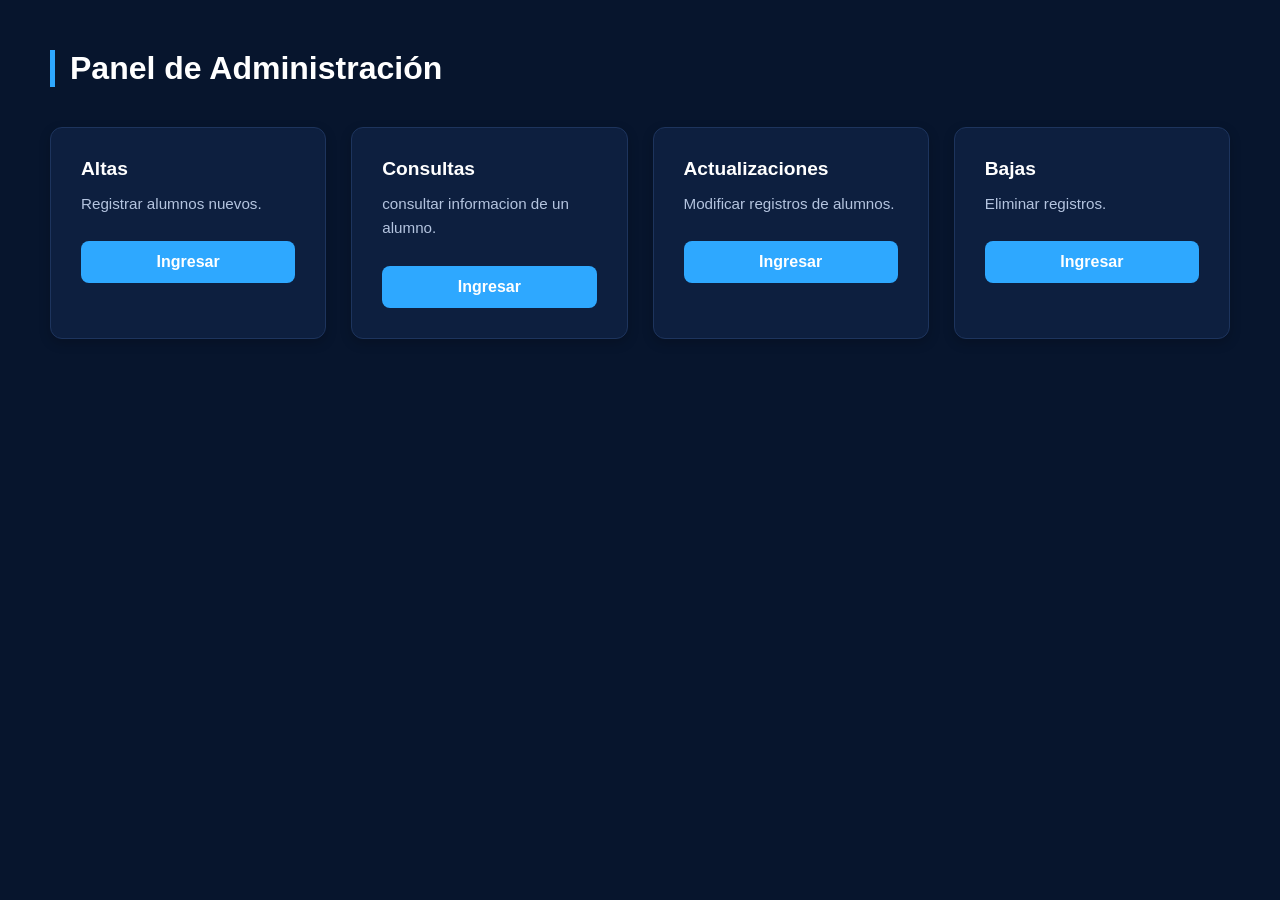
<file: proyectoPagina/administrador/index.html>
<html lang="es">
<head>
    <meta charset="UTF-8">
    <meta name="viewport" content="width=device-width, initial-scale=1.0">
    <title>Panel de Administración</title>
    <link rel="icon" href="../imagenes/pavicon.png" type="image/png">
    <link rel="stylesheet" href="../administrador/CSS/panel.css">
</head>
<body>

    <div class="contenedor">

        <h1 class="titulo">Panel de Administración</h1>

        <div class="menu">

            <div class="card">
                <h2>Altas</h2>
                <p>Registrar alumnos nuevos.</p>
                <a href="../administrador/HTML/altas.html" class="btn">Ingresar</a>
            </div>

            <div class="card">
                <h2>Consultas</h2>
                <p>consultar informacion de un alumno.</p>
                <a href="../administrador/HTML/consultas.html" class="btn">Ingresar</a>
            </div>

            <div class="card">
                <h2>Actualizaciones</h2>
                <p>Modificar registros de alumnos.</p>
                <a href="../administrador/HTML/actualizaciones.html" class="btn">Ingresar</a>
            </div>

            <div class="card">
                <h2>Bajas</h2>
                <p>Eliminar registros.</p>
                <a href="../administrador/HTML/bajas.html" class="btn">Ingresar</a>
            </div>

        </div>

    </div>

</body>
</html>
</body>
</html>
</file>
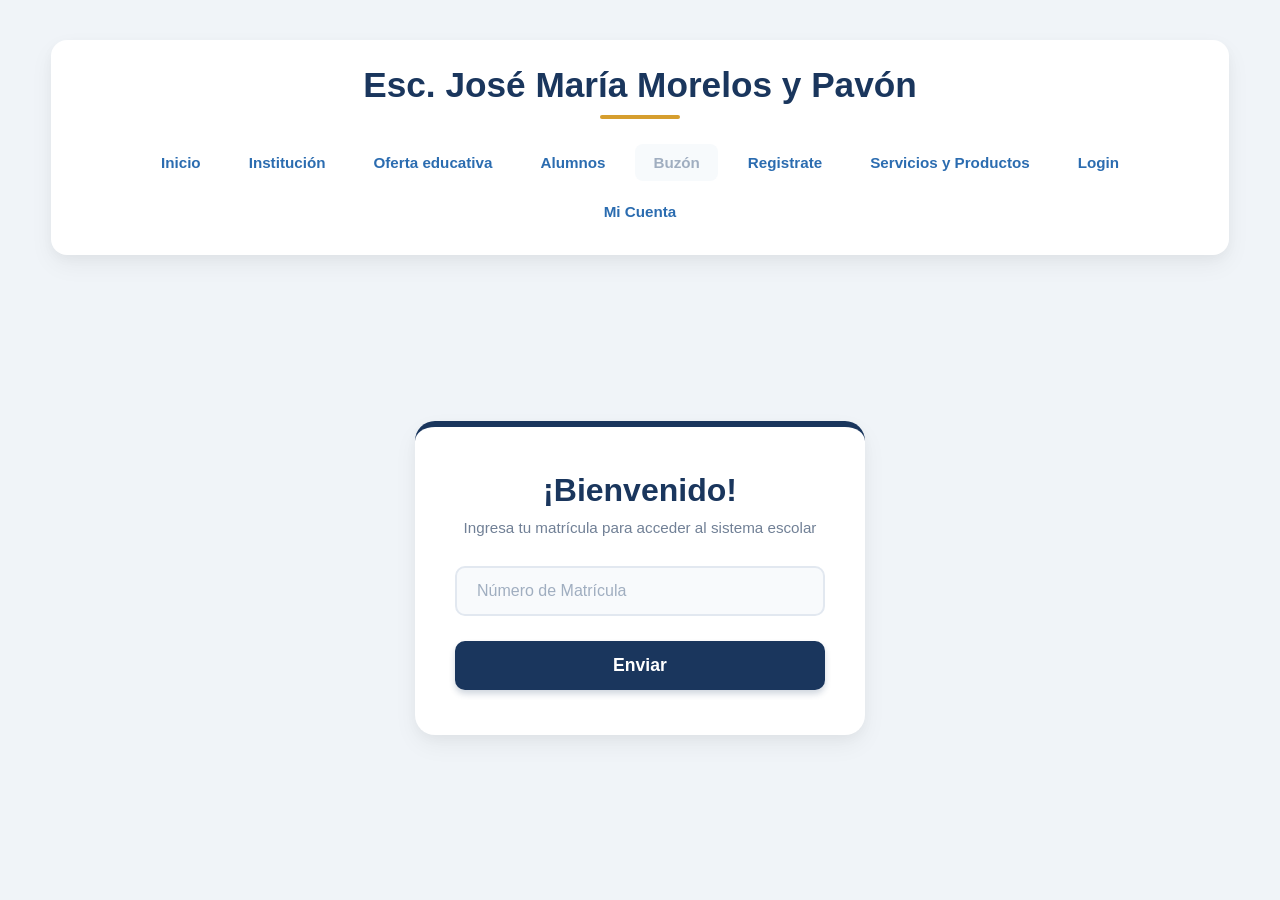
<file: proyectoPagina/HTML/Alumnos.html>
<!DOCTYPE html>
<html lang="es">
<head>
    <meta charset="UTF-8">
    <meta name="viewport" content="width=device-width, initial-scale=1.0">
    <link rel="stylesheet" type="text/css" href="../CSS/Alumnos.css">
    <link rel="icon" href="../Imagenes/pavicon.png" type="image/png">
    <title>Alumnos</title>
</head>
<body>
    <header>
        <h1 id="tituloP">Esc. José María Morelos y Pavón</h1>
        <nav>
            <ul id="indiceP">
                <li><a href="../index.html">Inicio</a></li>
                <li><a href="../HTML/intermedioproyecto.html">Institución</a></li>
                <li><a href="../HTML/OfertaEducativa.html">Oferta educativa</a></li>
                <li><a href="../HTML/Alumnos.html">Alumnos</a></li>
                <li><a>Buzón</a></li>
                <li><a href="../HTML/formulario.php">Registrate</a></li>
                <li><a href="../HTML/serviciosProductos.php">Servicios y Productos</a></li>
                <li><a href="../HTML/login.php">Login</a></li>
                <li><a href="../HTML/miCuenta.php">Mi Cuenta</a></li>
            </ul>
        </nav>
    </header>

    <div class="contenedor-login">
        <div class="contenedor">
            <h1>¡Bienvenido!</h1>
            <p class="subtitulo">Ingresa tu matrícula para acceder al sistema escolar</p>
            
            <form action="../PHP/validacionMatricula.php" method="POST">
                <div class="grupo-input">
                    <input type="text" name="matricula" placeholder="Número de Matrícula" required autocomplete="off">
                </div>
                <button type="submit">Enviar</button>
            </form>
        </div>
    </div>
</body>
</html>
</file>
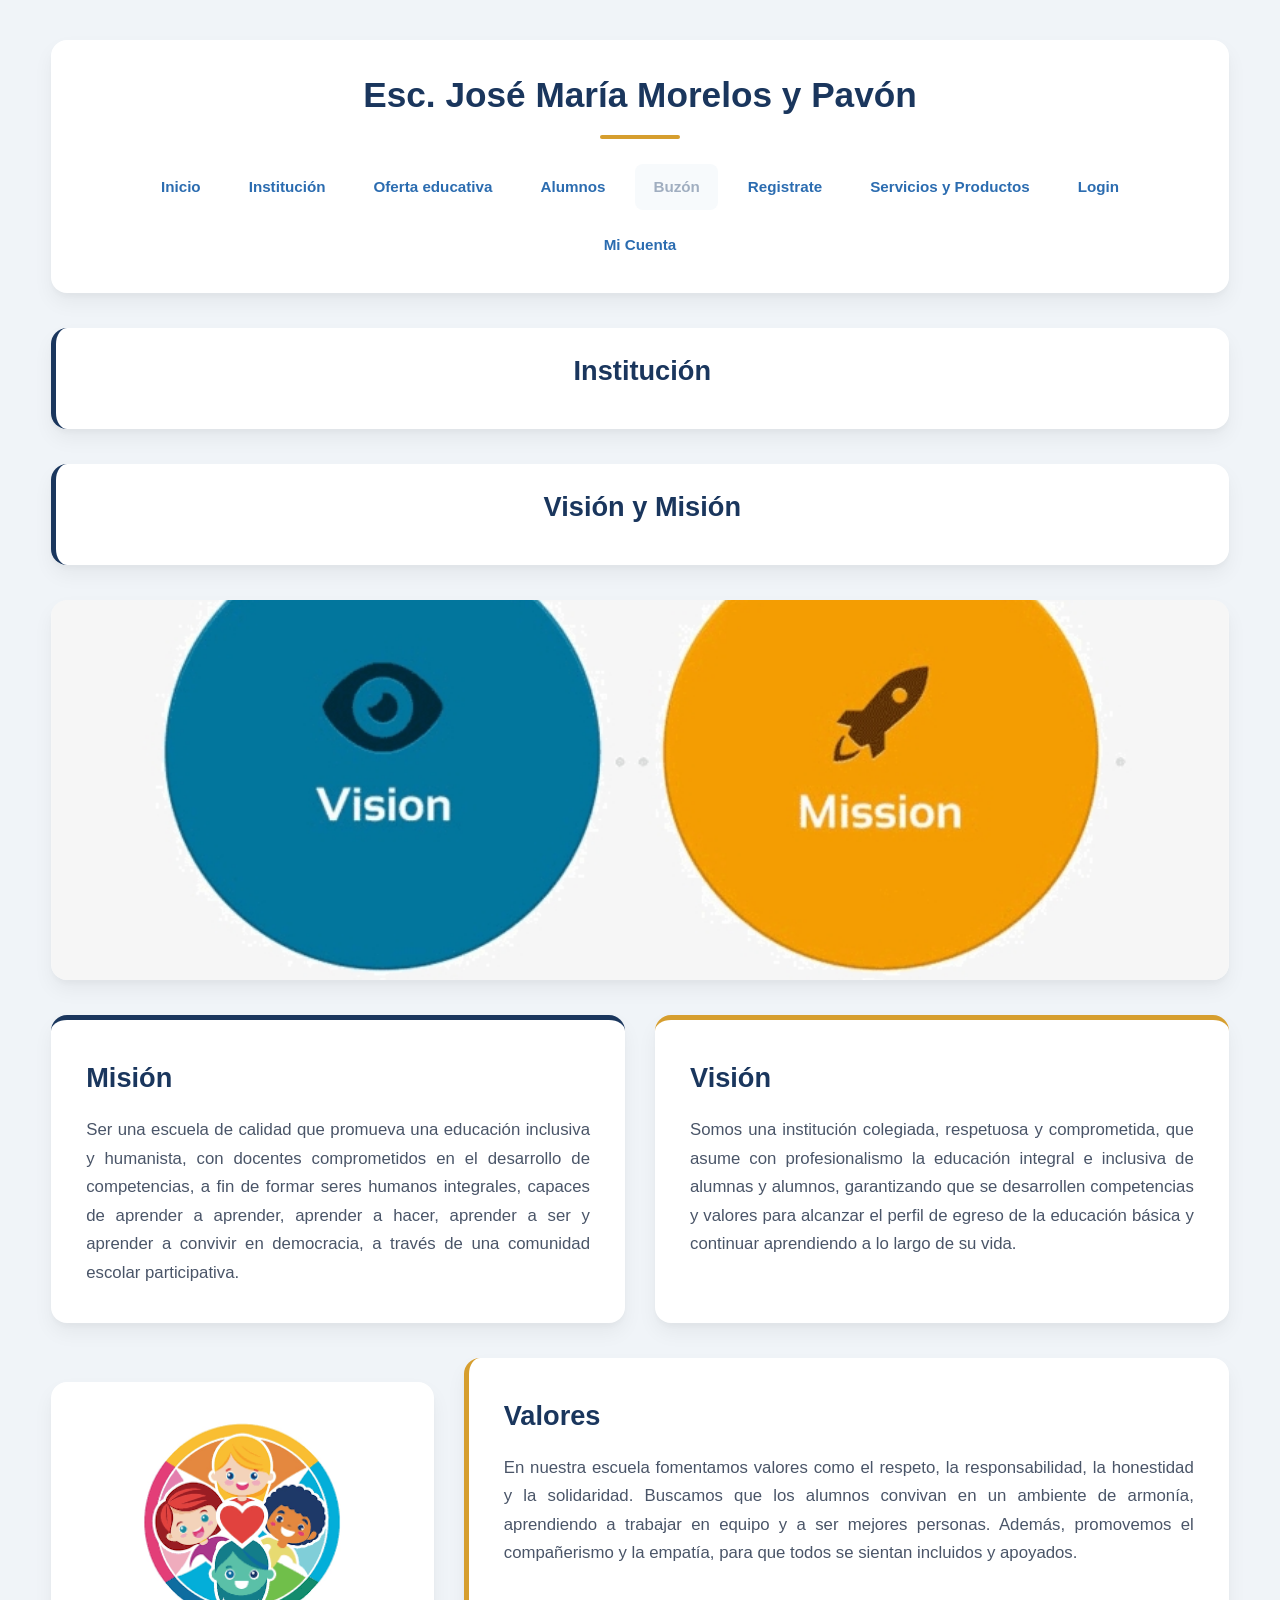
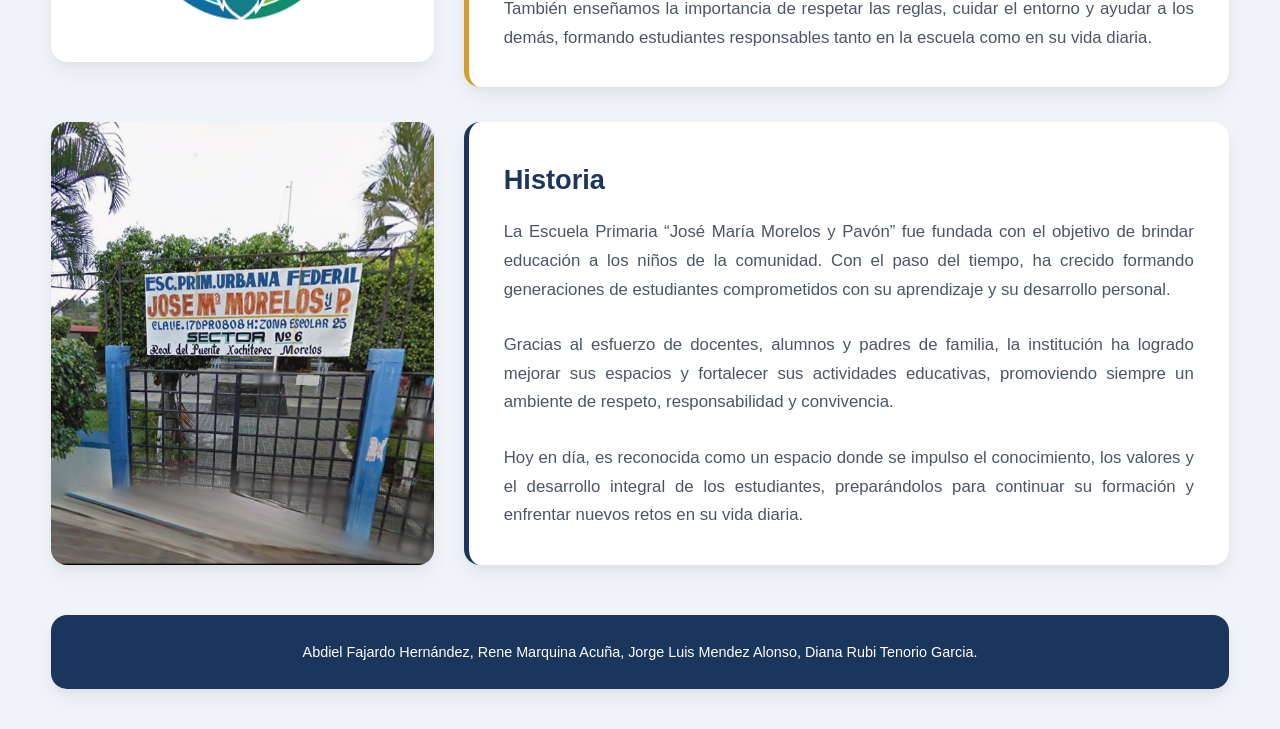
<file: proyectoPagina/HTML/intermedioproyecto.html>
<!DOCTYPE html>
<html lang="es">

<head>
    <meta charset="UTF-8">
    <meta name="viewport" content="width=device-width, initial-scale=1.0">
    <link rel="stylesheet" href="../CSS/intermedioproyect.css">
    <title>Primaria Jose Ma. Morelos y Pavón</title>
    <link rel="icon" href="../Imagenes/pavicon.png" type="image/png">
</head>

<body>
    <header>
        <h1 id="tituloP">Esc. José María Morelos y Pavón</h1>
        <nav>
            <ul id="indiceP">
                <li><a href="../index.html">Inicio</a></li>
                <li><a href="../HTML/intermedioproyecto.html">Institución</a></li>
                <li><a href="../HTML/OfertaEducativa.html">Oferta educativa</a></li>
                <li><a href="../HTML/Alumnos.html">Alumnos</a></li>
                <li><a>Buzón</a></li>
                <li><a href="../HTML/formulario.php">Registrate</a></li>
                <li><a href="../HTML/serviciosProductos.php">Servicios y Productos</a></li>
                <li><a href="../HTML/login.php">Login</a></li>
                <li><a href="../HTML/miCuenta.php">Mi Cuenta</a></li>
            </ul>
        </nav>
    </header>

    <div class="card titulo">
        <h2>Institución</h2>
    </div>

    <div class="card titulo">
        <h2>Visión y Misión</h2>
    </div>

    <img class="mision" src="../Imagenes/mision.png" alt="Vision y Mision">

    <div class="mision-vision-fila">
        <div class="card izquierda">
            <h2>Misión</h2>
            <p>
                Ser una escuela de calidad que promueva una educación inclusiva y humanista,
                con docentes comprometidos en el desarrollo de competencias, a fin de formar seres
                humanos integrales, capaces de aprender a aprender, aprender a hacer, aprender a ser
                y aprender a convivir en democracia, a través de una comunidad escolar participativa.
            </p>
        </div>

        <div class="card derecha">
            <h2>Visión</h2>
            <p>
                Somos una institución colegiada, respetuosa y comprometida, que asume con profesionalismo
                la educación integral e inclusiva de alumnas y alumnos, garantizando que se desarrollen
                competencias y valores para alcanzar el perfil de egreso de la educación básica y continuar
                aprendiendo a lo largo de su vida.
            </p>
        </div>
    </div>

    <div class="contenedor-valores-ancho">
        <img src="../Imagenes/VALORES.png" alt="Icono Valores" class="imagen-valores-ancho">

        <div class="card card-valores-ancho">
            <h2>Valores</h2>
            <p>
                En nuestra escuela fomentamos valores como el respeto, la responsabilidad,
                la honestidad y la solidaridad. Buscamos que los alumnos convivan en un ambiente
                de armonía, aprendiendo a trabajar en equipo y a ser mejores personas. Además, 
                promovemos el compañerismo y la empatía, para que todos se sientan incluidos
                y apoyados.
            </p>
            <br>
            <p>
                También enseñamos la importancia de respetar las reglas, cuidar el entorno y ayudar a los
                demás, formando estudiantes responsables tanto en la escuela como en su vida diaria.
            </p>
        </div>
    </div> <div class="fila-historia">
        <img class="imagen-historia" src="../Imagenes/historia.png" alt="Historia Escuela">
        
        <div class="card derecha">
            <h2>Historia</h2>
            <p>
                La Escuela Primaria “José María Morelos y Pavón” fue fundada con el objetivo de
                brindar educación a los niños de la comunidad. Con el paso del tiempo, ha crecido
                formando generaciones de estudiantes comprometidos con su aprendizaje y su desarrollo
                personal.
            </p>
            <br>
            <p>
                Gracias al esfuerzo de docentes, alumnos y padres de familia, la institución ha logrado mejorar
                sus espacios y fortalecer sus actividades educativas, promoviendo siempre un ambiente de
                respeto, responsabilidad y convivencia.
            </p>
            <br>
            <p>
                Hoy en día, es reconocida como un espacio donde se impulso el conocimiento, los valores y
                el desarrollo integral de los estudiantes, preparándolos para continuar su formación y enfrentar
                nuevos retos en su vida diaria.
            </p>
        </div>
    </div>

    <footer id="piePagina">
        Abdiel Fajardo Hernández, Rene Marquina Acuña, Jorge Luis Mendez Alonso, Diana Rubi Tenorio Garcia.
    </footer>
</body>

</html>
</file>
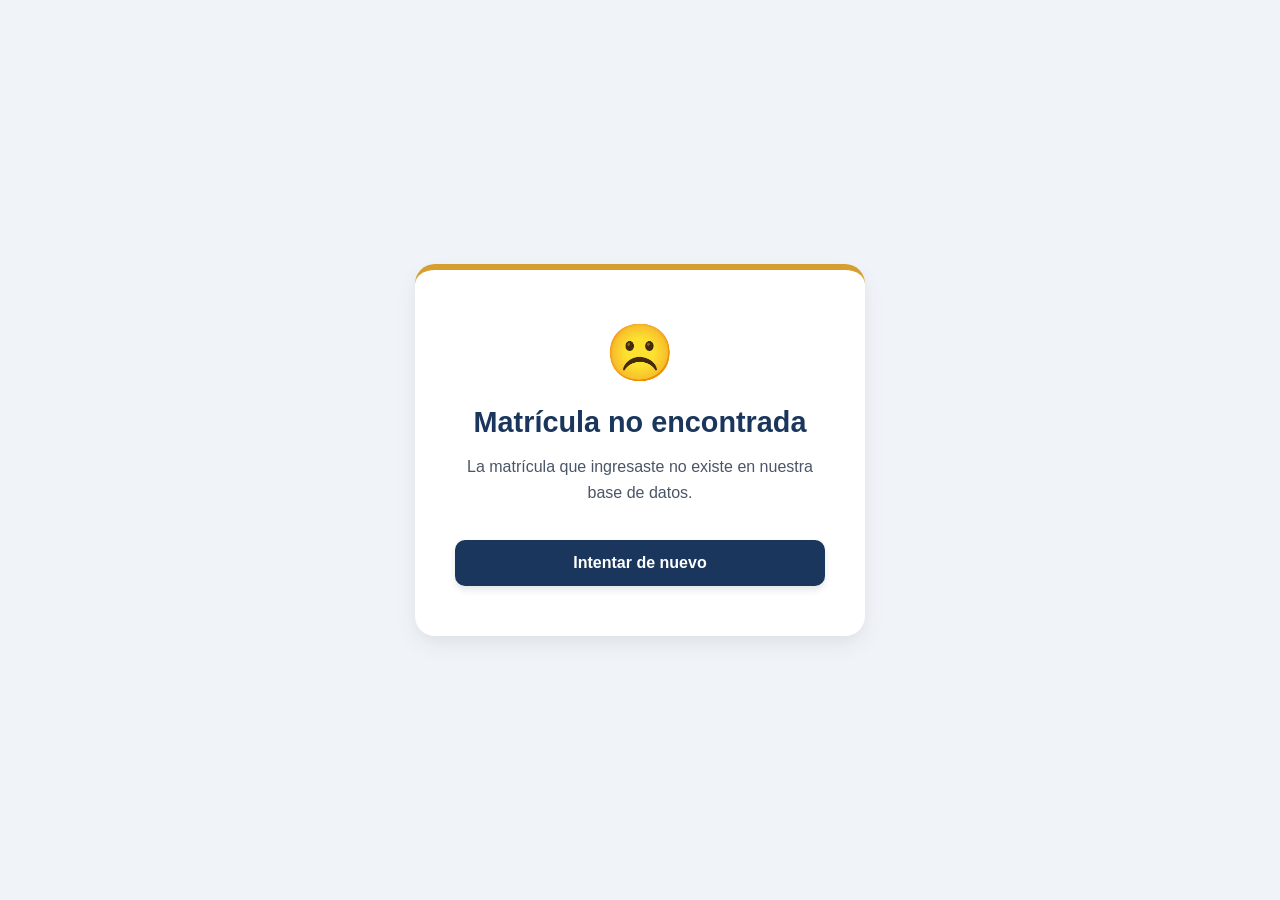
<file: proyectoPagina/HTML/matriculaNoEncontrada.html>
<!DOCTYPE html>
<html lang="es">

<head>
    <meta charset="UTF-8">
    <meta name="viewport" content="width=device-width, initial-scale=1.0">
    <link rel="stylesheet" href="../CSS/matriculaNoEncontrada.css">
    <link rel="icon" href="../imagenes/pavicon.png" type="image/png">
    <title>Matrícula no encontrada</title>

</head>

<body>

    <div class="card">
        <div class="icono">☹️</div>

        <h1>Matrícula no encontrada</h1>

        <p>
            La matrícula que ingresaste no existe en nuestra base de datos.
        </p>

        <a href="../HTML/Alumnos.html" class="btn">
            Intentar de nuevo
        </a>
    </div>

</body>

</html>
</file>
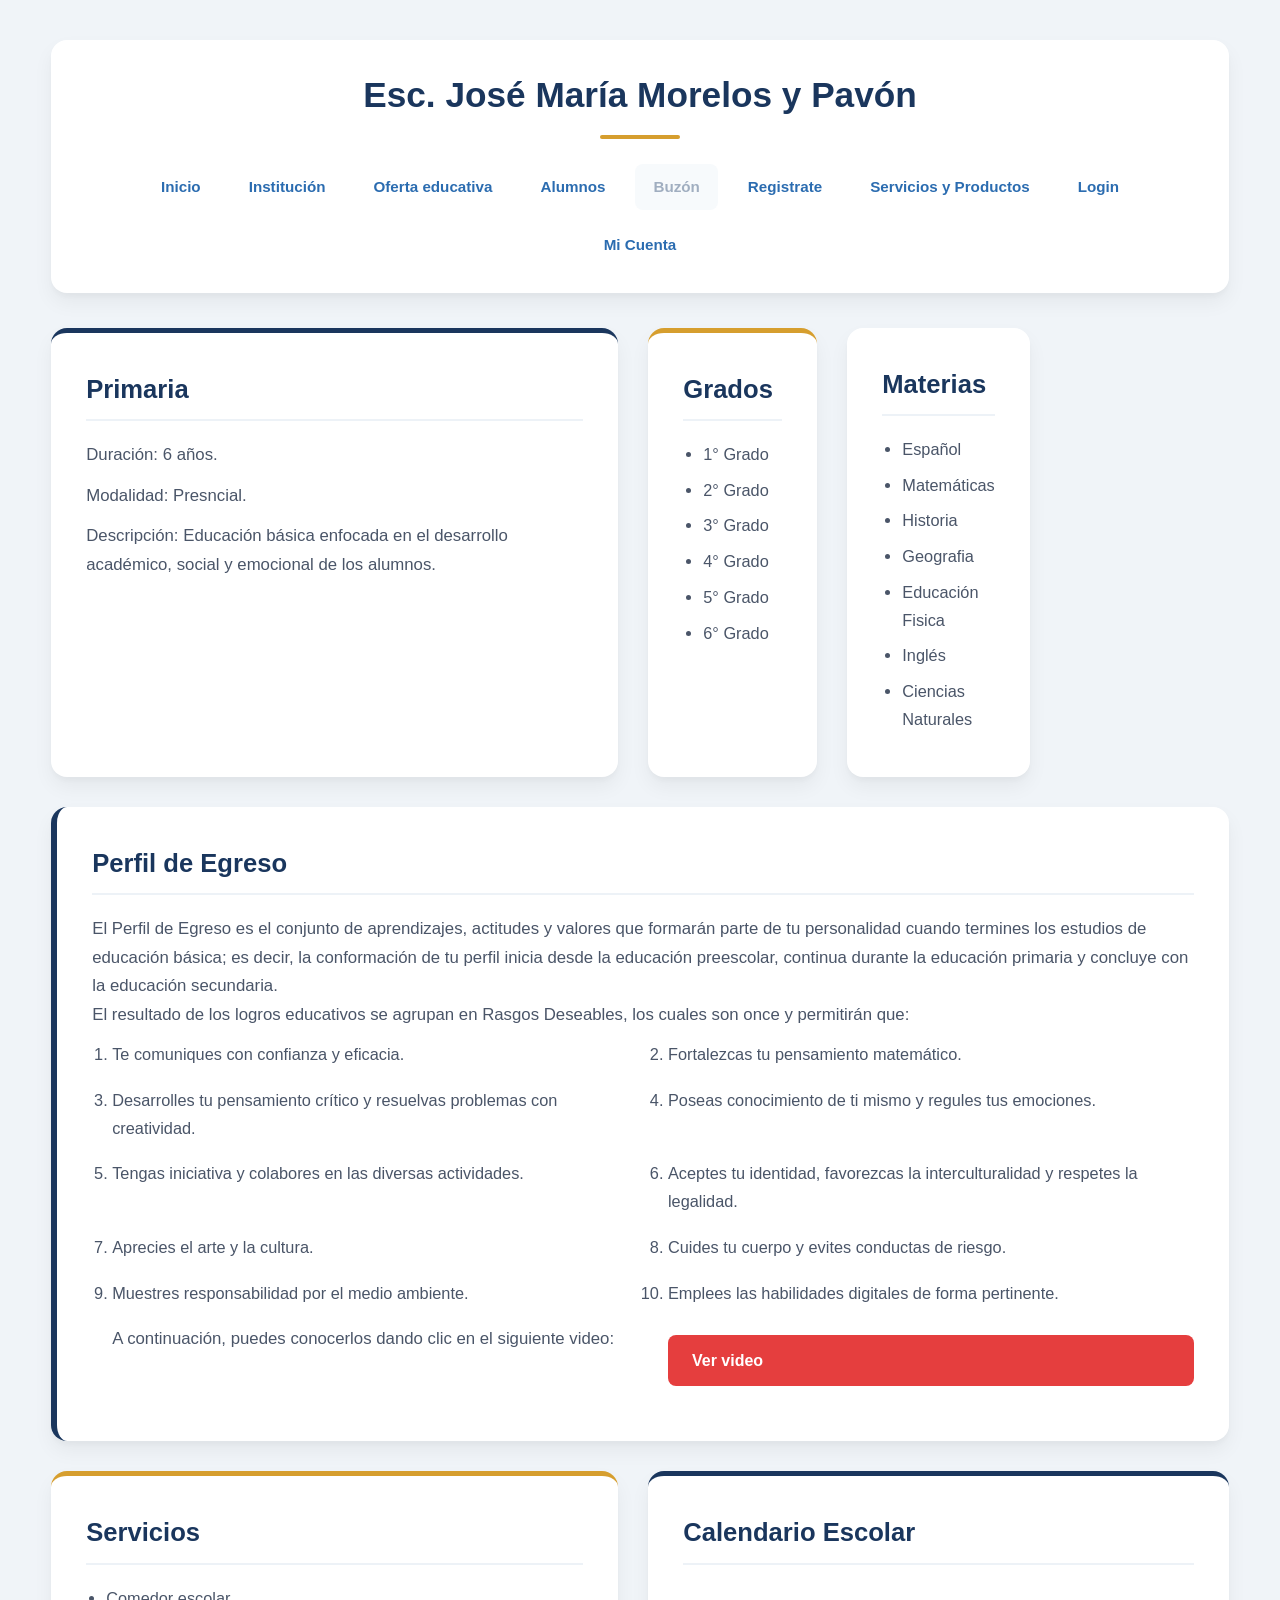
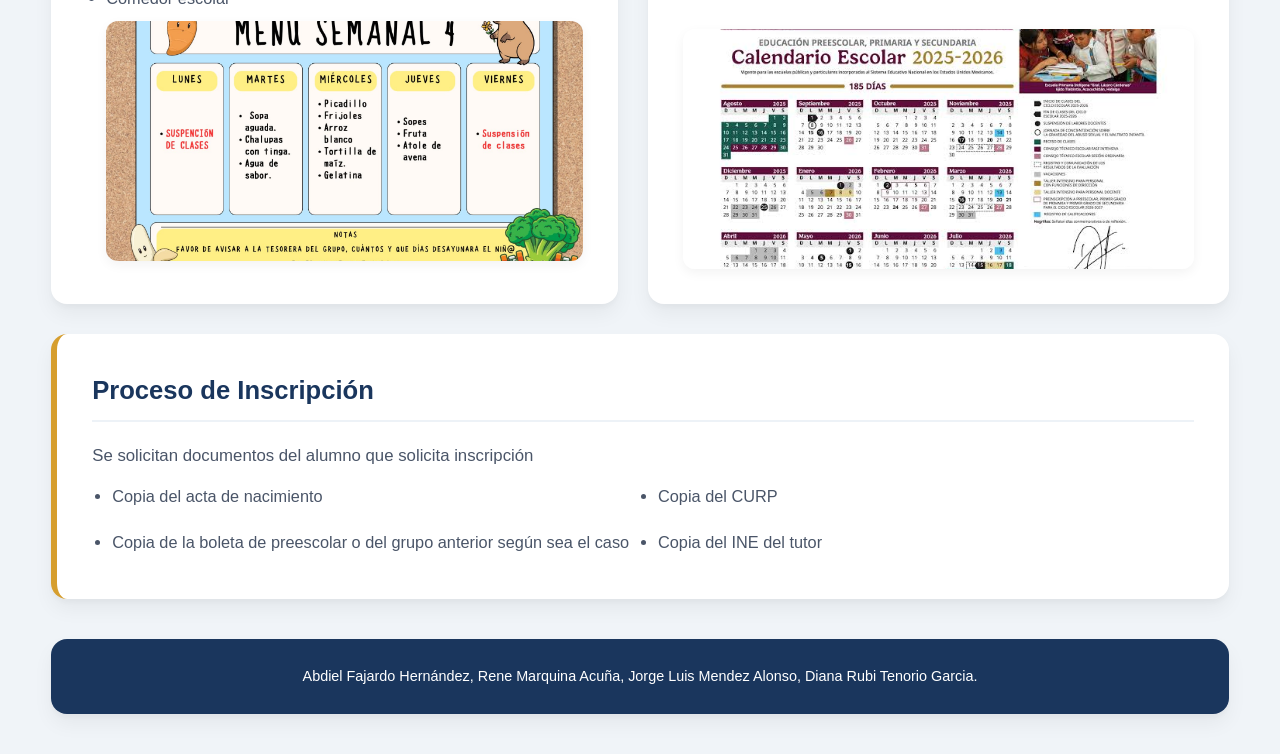
<file: proyectoPagina/HTML/OfertaEducativa.html>
<!DOCTYPE html>
<html lang="es">

<head>
    <meta charset="UTF-8">
    <meta name="viewport" content="width=device-width, initial-scale=1.0">
    <link rel="stylesheet" type="text/css" href="../CSS/OfertaEducativa.css">
    <title>Primaria Jose Ma. Morelos y Pavón</title>
    <link rel="icon" href="../Imagenes/pavicon.png" type="image/png">
</head>

<body>
    <header>
        <h1 id="tituloP">Esc. José María Morelos y Pavón</h1>
        <nav>
            <ul id="indiceP">
                <li><a href="../index.html">Inicio</a></li>
                <li><a href="../HTML/intermedioproyecto.html">Institución</a></li>
                <li><a href="../HTML/OfertaEducativa.html">Oferta educativa</a></li>
                <li><a href="../HTML/Alumnos.html">Alumnos</a></li>
                <li><a>Buzón</a></li>
                <li><a href="../HTML/formulario.php">Registrate</a></li>
                <li><a href="../HTML/serviciosProductos.php">Servicios y Productos</a></li>
                <li><a href="../HTML/login.php">Login</a></li>
                <li><a href="../HTML/miCuenta.php">Mi Cuenta</a></li>
            </ul>
        </nav>
    </header>

    <div class="contenedor">
        <div class="contenido">
            <h2>Primaria</h2>
            <p>Duración: 6 años.</p>
            <p>Modalidad: Presncial.</p>
            <p>Descripción: Educación básica enfocada en el desarrollo académico, social y emocional de los alumnos.</p>
        </div>
        <div class="contenido">
            <h2>Grados</h2>
            <ul>
                <li>1° Grado</li>
                <li>2° Grado</li>
                <li>3° Grado</li>
                <li>4° Grado</li>
                <li>5° Grado</li>
                <li>6° Grado</li>
            </ul>
        </div>
        <div class="contenido">
            <h2>Materias</h2>
            <ul>
                <li>Español</li>
                <li>Matemáticas</li>
                <li>Historia</li>
                <li>Geografia</li>
                <li>Educación Fisica</li>
                <li>Inglés</li>
                <li>Ciencias Naturales</li>
            </ul>
        </div>
        <div class="contenido">
            <h2>Perfil de Egreso</h2>
            <p>El Perfil de Egreso es el conjunto de aprendizajes, actitudes y valores que formarán parte de tu
                personalidad cuando termines los estudios de educación básica; es decir, la conformación de tu perfil
                inicia desde la educación preescolar, continua durante la educación primaria y concluye con la educación
                secundaria.<br>
                El resultado de los logros educativos se agrupan en Rasgos Deseables, los cuales son once y permitirán
                que:</p>
            <ol>
                <li>Te comuniques con confianza y eficacia.</li>
                <li>Fortalezcas tu pensamiento matemático.</li>
                <li>Desarrolles tu pensamiento crítico y resuelvas problemas con creatividad.</li>
                <li>Poseas conocimiento de ti mismo y regules tus emociones.</li>
                <li>Tengas iniciativa y colabores en las diversas actividades.</li>
                <li>Aceptes tu identidad, favorezcas la interculturalidad y respetes la legalidad.</li>
                <li>Aprecies el arte y la cultura.</li>
                <li>Cuides tu cuerpo y evites conductas de riesgo.</li>
                <li>Muestres responsabilidad por el medio ambiente.</li>
                <li>Emplees las habilidades digitales de forma pertinente.</li>
                <p>A continuación, puedes conocerlos dando clic en el siguiente video:</p>
                <a href="https://youtu.be/rxh4WePZqnA">Ver video</a>
            </ol>
        </div>
        <div class="contenido">
            <h2>Servicios</h2>
            <ul>
                <li>Comedor escolar</li>
                <img src="../Imagenes/semana.jpeg" alt="ref">
            </ul>
        </div>
        <div class="contenido">
            <h2>Calendario Escolar</h2>
            <img src="../Imagenes/calendario.jpeg" alt="ref">
        </div>
        <div class="contenido">
            <h2>Proceso de Inscripción</h2>
            <p>Se solicitan documentos del alumno que solicita inscripción</p>
            <ul>
                <li>Copia del acta de nacimiento</li>
                <li>Copia del CURP</li>
                <li>Copia de la boleta de preescolar o del grupo anterior según sea el caso</li>
                <li>Copia del INE del tutor</li>
            </ul>
        </div>
        <footer id="piePagina2">
            Abdiel Fajardo Hernández, Rene Marquina Acuña, Jorge Luis Mendez Alonso, Diana Rubi Tenorio Garcia.
        </footer>
    </div>
</body>

</html>
</file>
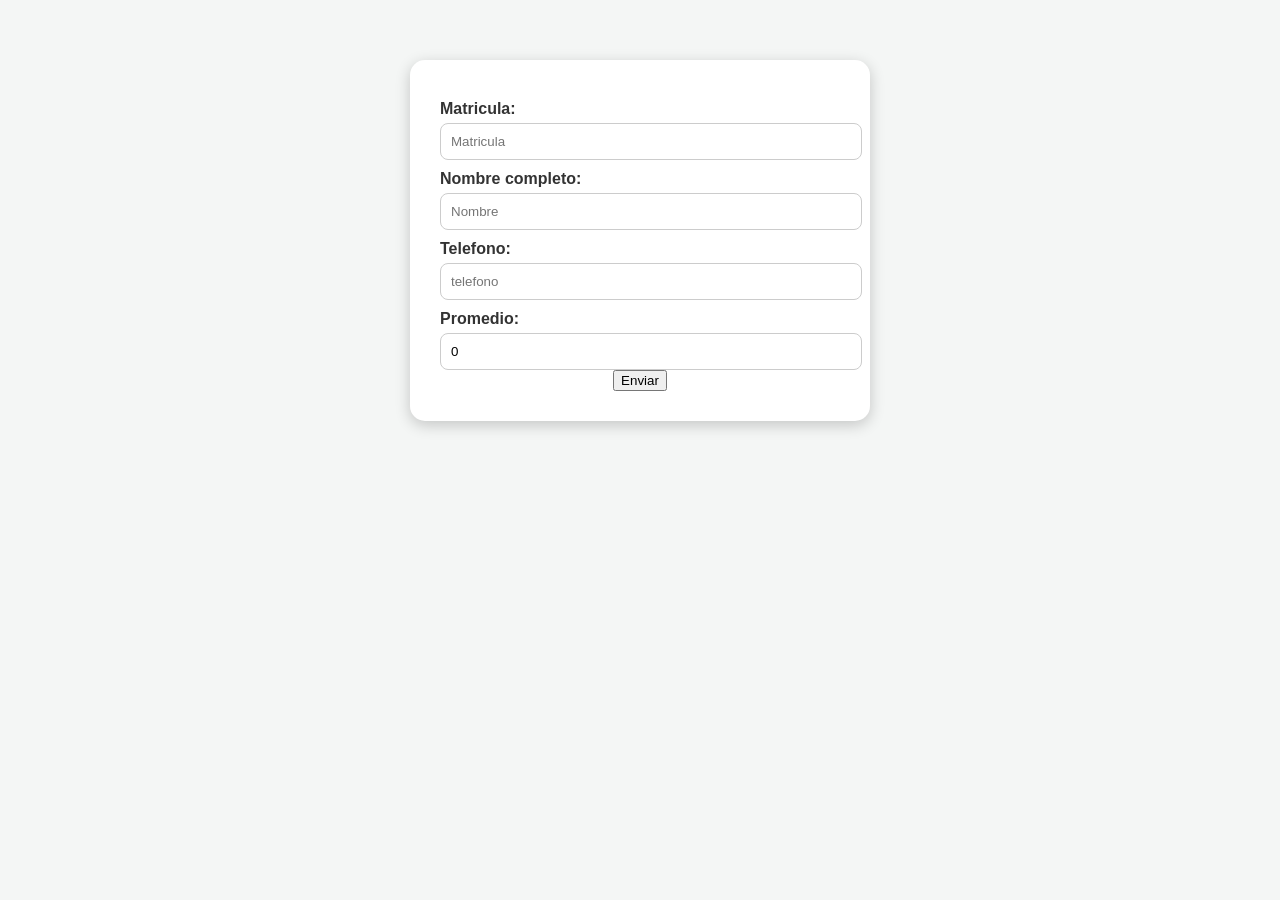
<file: proyectoPagina/HTML/registroAlumnos.html>
<!DOCTYPE html>
<html lang="es">

<head>
    <meta charset="UTF-8">
    <meta name="viewport" content="width=device-width, initial-scale=1.0">
    <link rel="stylesheet" type="text/css" href="../CSS/registroAlumnos.css">
    <link rel="icon" href="../Imagenes/pavicon.png" type="image/png">
    <title>Registro Alumnos</title>
</head>

<body>
    <div id="contenedor">
        <form method="POST" action="../PHP/registroAlumnos.php">
            <label for="matricula">Matricula:</label>
            <input type="text" name="matricula" placeholder="Matricula" required>

            <label for="Nombre">Nombre completo:</label>
            <input type="text" name="nombre" placeholder="Nombre" required>

            <label for="telefono">Telefono:</label>
            <input type="tel" name="telefono" placeholder="telefono" required>

            <label for="promedio">Promedio:</label>
            <input type="number" name="promedio" placeholder="promedio" step="0.01" required value="0">

            <button type="submit">Enviar</button>
        </form>

    </div>

</body>

</html>
</file>
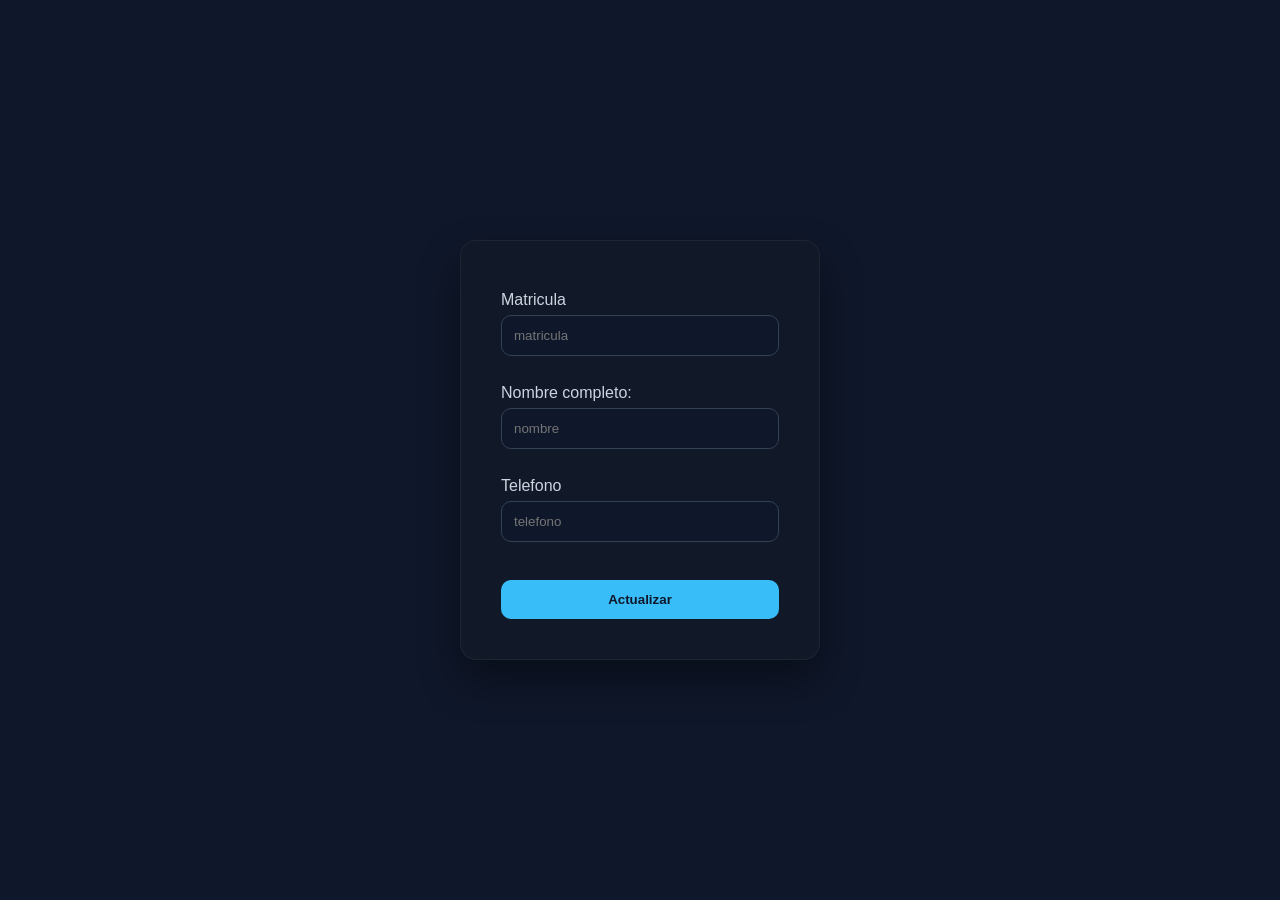
<file: proyectoPagina/administrador/HTML/actualizaciones.html>
<!DOCTYPE html>
<html lang="es">
<head>
    <meta charset="UTF-8">
    <meta name="viewport" content="width=device-width, initial-scale=1.0">
    <link rel="icon" href="../imagenes/pavicon.png" type="image/png">
    <link rel="stylesheet" href="../CSS/formularios.css">
    <title>administrador</title>
</head>
<body>
    <div id="contenedor">
        <form method="POST" action="../PHP/actualizaciones.php">
            <label for="matricula">Matricula</label>
            <input type="text" name="matricula" placeholder="matricula">
            
            <br><br>

            <label for="nombre">Nombre completo:</label>
            <input type="text" name="nombre" placeholder="nombre" required>

            <br><br>

            <label for="telefono">Telefono</label>
            <input type="text" name="telefono" placeholder="telefono" maxlength="10" required>

            <br><br>

            <button type="submit">Actualizar</button>
        </form>
    </div>
</body>
</html>
</file>
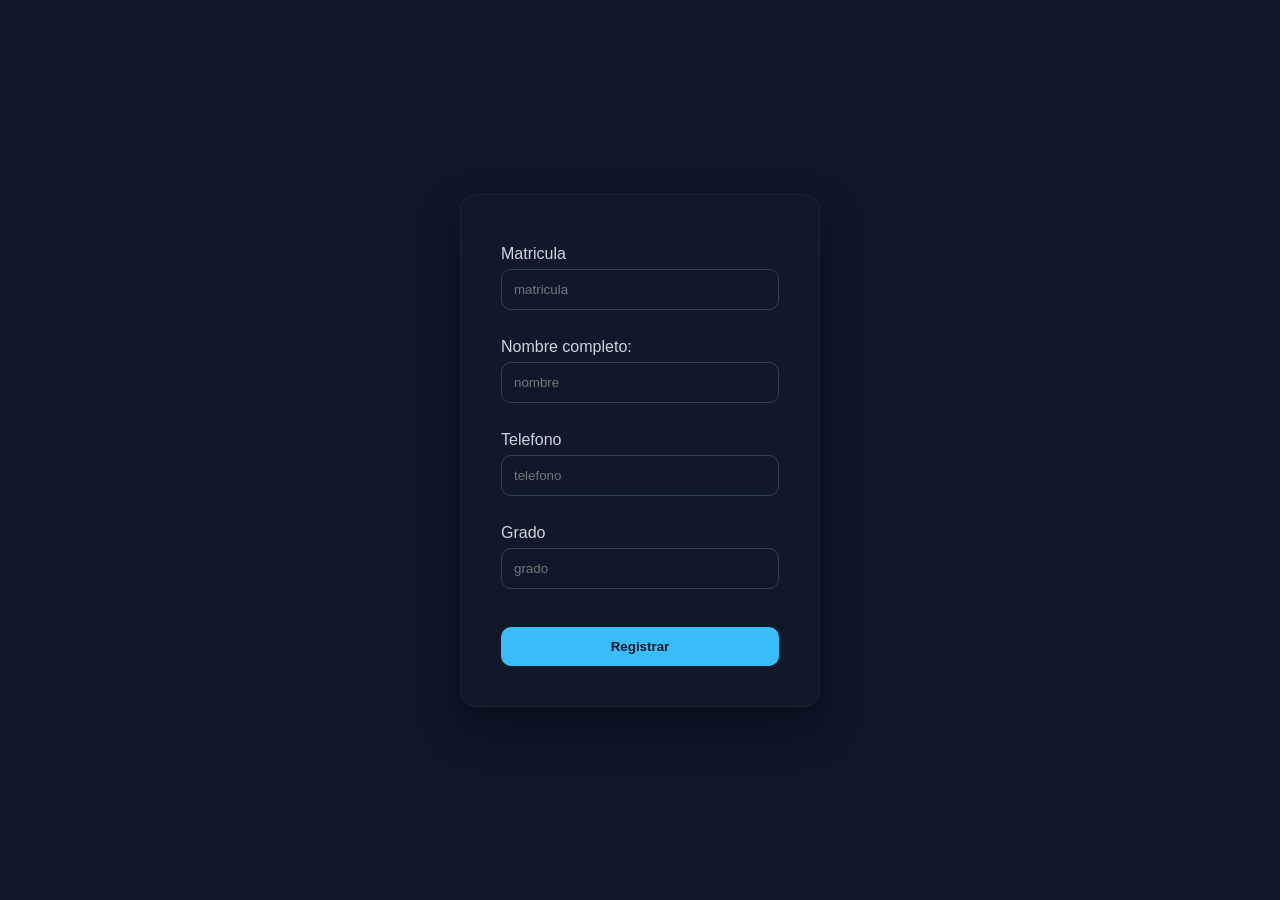
<file: proyectoPagina/administrador/HTML/altas.html>
<!DOCTYPE html>
<html lang="es">
<head>
    <meta charset="UTF-8">
    <meta name="viewport" content="width=device-width, initial-scale=1.0">
    <link rel="icon" href="../imagenes/pavicon.png" type="image/png">
    <link rel="stylesheet" href="../CSS/formularios.css">
    <title>administrador</title>
</head>
<body>
    <div id="contenedor">
        <form method="POST" action="../PHP/altaDB.php">
            <label for="matricula">Matricula</label>
            <input type="text" name="matricula" placeholder="matricula">
            
            <br><br>

            <label for="nombre">Nombre completo:</label>
            <input type="text" name="nombre" placeholder="nombre" required>

            <br><br>

            <label for="telefono">Telefono</label>
            <input type="text" name="telefono" placeholder="telefono" maxlength="10" required>

            <br><br>

            <label for="grado">Grado</label>
            <input type="number" name="grado" placeholder="grado" min="1" max="6" required>

            <br><br>

            <button type="submit">Registrar</button>
        </form>
    </div>
</body>
</html>
</file>
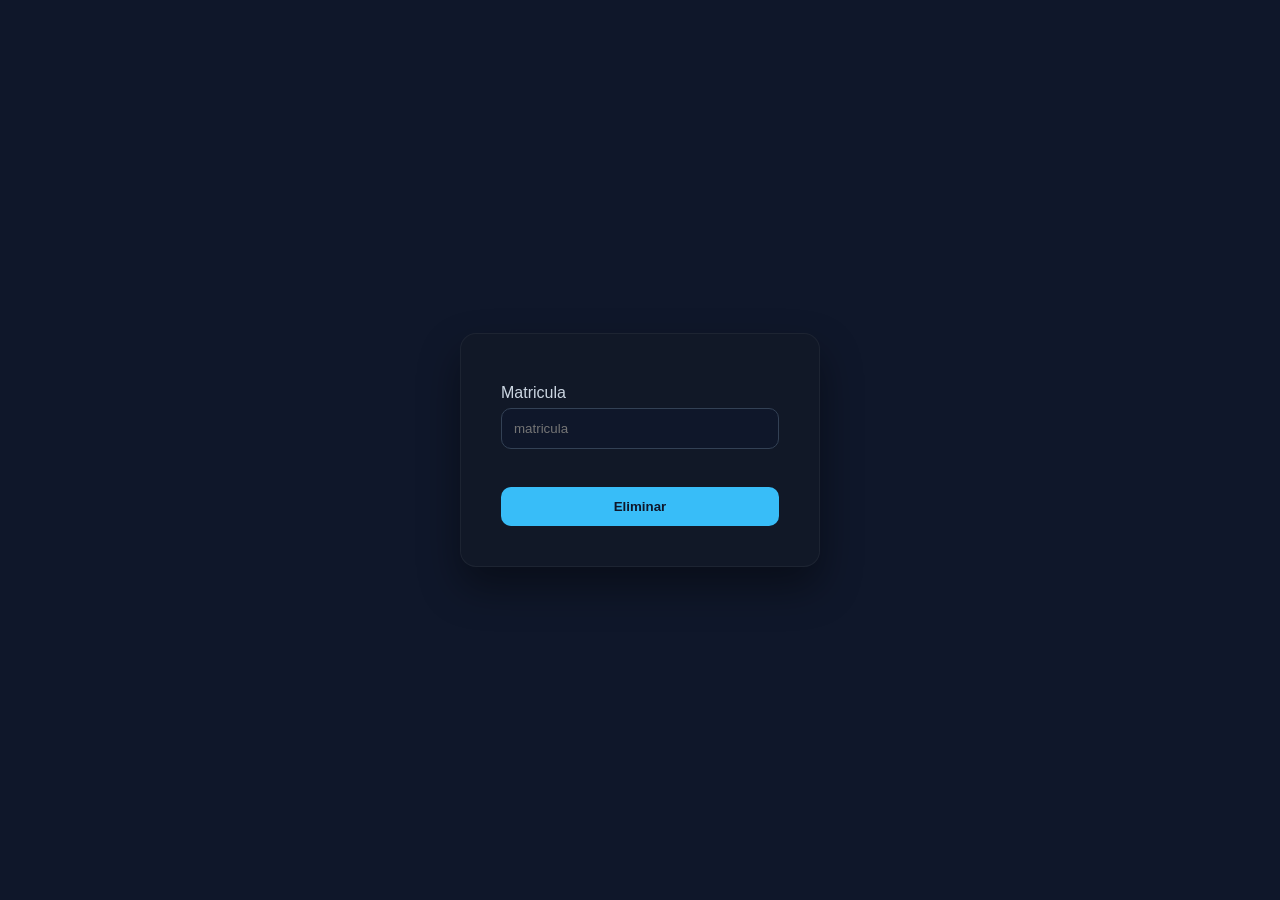
<file: proyectoPagina/administrador/HTML/bajas.html>
<html lang="es">
<head>
    <meta charset="UTF-8">
    <meta name="viewport" content="width=device-width, initial-scale=1.0">
    <link rel="icon" href="../imagenes/pavicon.png" type="image/png">
    <link rel="stylesheet" href="../CSS/formularios.css">
    <title>administrador</title>
</head>
<body>
    <div id="contenedor">
        <form method="POST" action="../PHP/bajas.php">
            <label for="matricula">Matricula</label>
            <input type="text" name="matricula" placeholder="matricula">
            
            <br><br>

            <button type="submit">Eliminar</button>
        </form>
    </div>
</body>
</html>
</file>
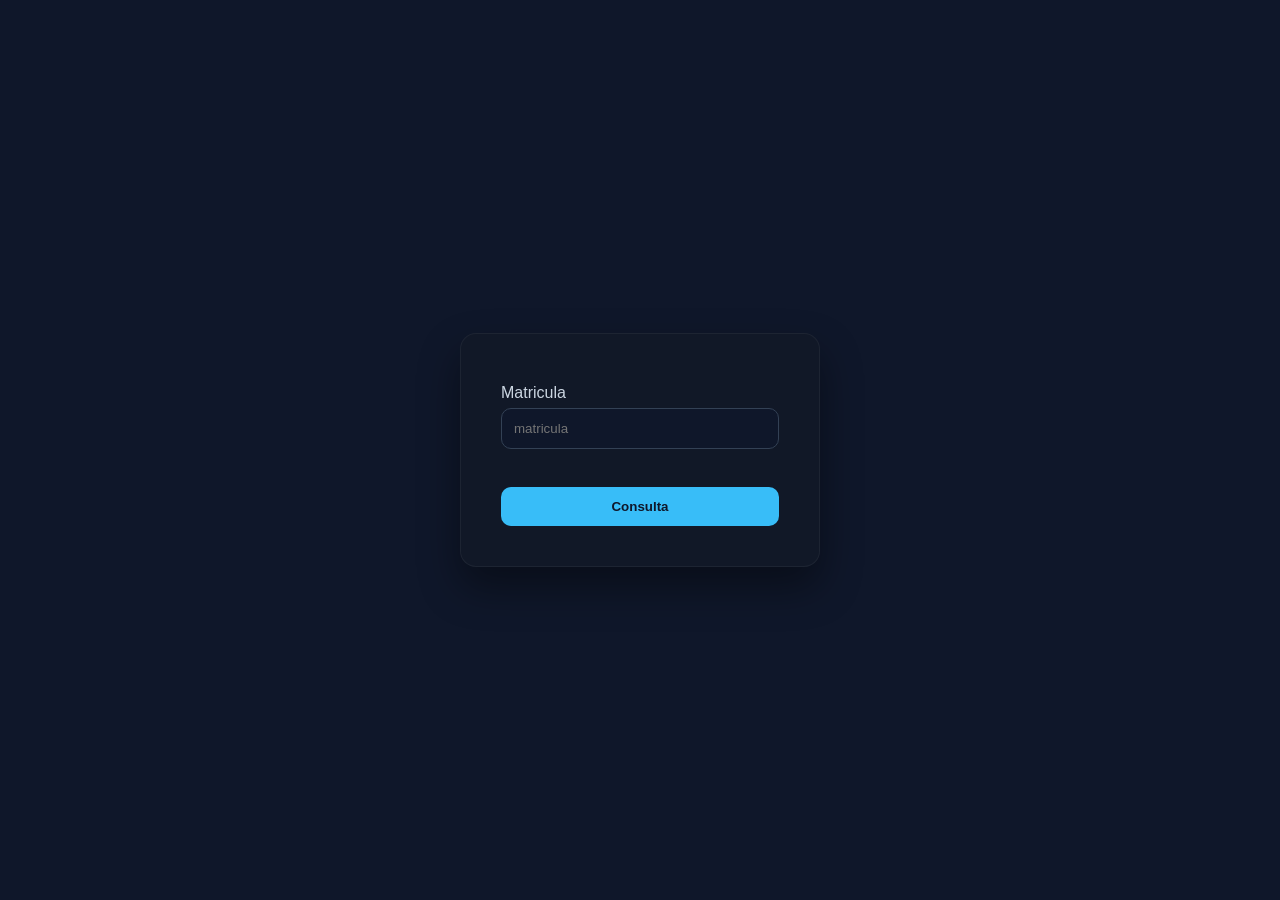
<file: proyectoPagina/administrador/HTML/consultas.html>
<!DOCTYPE html>
<html lang="es">
<head>
    <meta charset="UTF-8">
    <meta name="viewport" content="width=device-width, initial-scale=1.0">
    <link rel="icon" href="../imagenes/pavicon.png" type="image/png">
    <link rel="stylesheet" href="../CSS/formularios.css">
    <title>administrador</title>
</head>
<body>
    <div id="contenedor">
        <form method="POST" action="../PHP/consulta.php">
            <label for="matricula">Matricula</label>
            <input type="text" name="matricula" placeholder="matricula">
            
            <br><br>

            <button type="submit">Consulta</button>
        </form>
    </div>
</body>
</html>
</file>
<file: proyectoPagina/administrador/CSS/panel.css>
*{
    margin: 0;
    padding: 0;
    box-sizing: border-box;
    font-family: 'Inter', sans-serif;
}

body{
    min-height: 100vh;
    background: #07152d;
    color: #ffffff;
    padding: 50px;
}

/* Contenedor principal */
.contenedor{
    max-width: 1200px;
    margin: auto;
}

/* Encabezado */
.titulo{
    font-size: 2rem;
    font-weight: 600;
    margin-bottom: 40px;
    color: #ffffff;
    border-left: 5px solid #2ea8ff;
    padding-left: 15px;
}

/* Tarjetas */
.menu{
    display: grid;
    grid-template-columns: repeat(auto-fit,minmax(260px,1fr));
    gap: 25px;
}

.card{
    background: #0d1f3f;
    border: 1px solid #1d345d;
    border-radius: 12px;
    padding: 30px;
    box-shadow: 0 4px 12px rgba(0,0,0,.20);
}

/* Iconos */
.icono{
    font-size: 2rem;
    margin-bottom: 20px;
    color: #3cb7ff;
}

/* Títulos */
.card h2{
    font-size: 1.2rem;
    font-weight: 600;
    margin-bottom: 12px;
    color: #ffffff;
}

/* Descripción */
.card p{
    color: #b4c4df;
    font-size: .95rem;
    line-height: 1.6;
    margin-bottom: 25px;
}

/* Botones */
.btn{
    display: inline-block;
    width: 100%;
    text-align: center;
    text-decoration: none;
    padding: 12px;
    border-radius: 8px;
    background: #2ea8ff;
    color: #ffffff;
    font-weight: 600;
    border: none;
}

/* Responsive */
@media (max-width:768px){

    body{
        padding: 25px;
    }

    .titulo{
        font-size: 1.7rem;
    }

}
</file>
<file: proyectoPagina/CSS/Alumnos.css>
:root {
    --color-principal: #1a365d;    /* Azul Marino */
    --color-secundario: #2b6cb0;   /* Azul de acento */
    --color-oro: #d69e2e;          /* Dorado */
    --color-oscuro: #2d3748;       /* Texto oscuro */
    --color-claro: #f0f4f8;        /* Fondo gris sutil */
    --color-blanco: #ffffff;
    --fuente-principal: 'Segoe UI', Tahoma, Geneva, Verdana, sans-serif;
    --sombra: 0 10px 25px rgba(0, 0, 0, 0.05), 0 4px 12px rgba(0, 0, 0, 0.03);
    --transicion: all 0.3s cubic-bezier(0.4, 0, 0.2, 1);
}

* {
    margin: 0;
    padding: 0;
    box-sizing: border-box;
}

body {
    font-family: var(--fuente-principal);
    background-color: var(--color-claro);
    color: var(--color-oscuro);
    min-height: 100vh;
    display: flex;
    flex-direction: column;
    width: 92%;
    max-width: 1200px;
    margin: 0 auto;
    padding: 40px 0;
    gap: 40px;
}


header {
    background-color: var(--color-blanco);
    border-radius: 16px;
    box-shadow: var(--sombra);
    padding: 25px 40px;
    animation: deslizarAbajo 0.6s ease-out forwards;
    width: 100%;
}

#tituloP {
    color: var(--color-principal);
    font-size: 2.2rem;
    text-align: center;
    margin-bottom: 25px;
    font-weight: 700;
}

#tituloP::after {
    content: '';
    display: block;
    width: 80px;
    height: 4px;
    background-color: var(--color-oro);
    margin: 10px auto 0 auto;
    border-radius: 2px;
}

#indiceP {
    list-style: none;
    display: flex;
    flex-wrap: wrap;
    justify-content: center;
    gap: 12px;
}

#indiceP li a {
    text-decoration: none;
    color: var(--color-secundario);
    font-weight: 600;
    font-size: 0.95rem;
    padding: 10px 18px;
    border-radius: 8px;
    transition: var(--transicion);
    display: inline-block;
}

#indiceP li a:hover {
    background-color: var(--color-principal);
    color: var(--color-blanco);
    transform: translateY(-2px);
}

#indiceP li a:not([href]) {
    color: #a0aec0;
    cursor: not-allowed;
    background-color: #f7fafc;
}


.contenedor-login {
    flex: 1;
    display: flex;
    align-items: center;
    justify-content: center;
    width: 100%;
    animation: aparecer 0.8s ease-out forwards;
}

.contenedor {
    background-color: var(--color-blanco);
    padding: 45px 40px;
    border-radius: 20px;
    box-shadow: var(--sombra);
    width: 100%;
    max-width: 450px; /* Ancho ideal para un login elegante */
    text-align: center;
    border-top: 6px solid var(--color-principal);
    position: relative;
}

.contenedor h1 {
    color: var(--color-principal);
    font-size: 2rem;
    font-weight: 700;
    margin-bottom: 10px;
}

.contenedor .subtitulo {
    color: #718096;
    font-size: 0.95rem;
    margin-bottom: 30px;
}


.grupo-input {
    width: 100%;
    margin-bottom: 25px;
}

.contenedor input[type="text"] {
    width: 100%;
    padding: 14px 20px;
    font-size: 1rem;
    border: 2px solid #e2e8f0;
    border-radius: 10px;
    background-color: #f8fafc;
    color: var(--color-oscuro);
    outline: none;
    transition: var(--transicion);
}

/* Animación interactiva cuando el alumno da clic en la caja de texto */
.contenedor input[type="text"]:focus {
    border-color: var(--color-secundario);
    background-color: var(--color-blanco);
    box-shadow: 0 0 0 4px rgba(43, 108, 176, 0.15);
}

/* Ajuste del placeholder */
.contenedor input[type="text"]::placeholder {
    color: #a0aec0;
}

/* Botón de Enviar Estilizado */
.contenedor button[type="submit"] {
    width: 100%;
    padding: 14px;
    font-size: 1.1rem;
    font-weight: 600;
    color: var(--color-blanco);
    background-color: var(--color-principal);
    border: none;
    border-radius: 10px;
    cursor: pointer;
    transition: var(--transicion);
    box-shadow: 0 4px 6px rgba(26, 54, 93, 0.2);
}

.contenedor button[type="submit"]:hover {
    background-color: var(--color-secundario);
    transform: translateY(-2px);
    box-shadow: 0 7px 14px rgba(43, 108, 176, 0.3);
}

.contenedor button[type="submit"]:active {
    transform: translateY(0);
}


@keyframes aparecer {
    from { opacity: 0; transform: scale(0.95); }
    to { opacity: 1; transform: scale(1); }
}

@keyframes deslizarAbajo {
    from { opacity: 0; transform: translateY(-30px); }
    to { opacity: 1; transform: translateY(0); }
}


@media (max-width: 768px) {
    body { padding: 20px 0; gap: 25px; }
    header { padding: 20px; }
    #tituloP { font-size: 1.6rem; }
    #indiceP { flex-direction: column; gap: 6px; }
    #indiceP li a { display: block; text-align: center; }
    .contenedor { padding: 35px 25px; }
    .contenedor h1 { font-size: 1.7rem; }
}
</file>
<file: proyectoPagina/CSS/intermedioproyect.css>
:root {
    --color-principal: #1a365d;    
    --color-secundario: #2b6cb0;   
    --color-oro: #d69e2e;          
    --color-oscuro: #2d3748;       
    --color-claro: #f0f4f8;        
    --color-blanco: #ffffff;
    --fuente-principal: 'Segoe UI', Tahoma, Geneva, Verdana, sans-serif;
    --sombra: 0 10px 20px rgba(0, 0, 0, 0.05), 0 4px 6px rgba(0, 0, 0, 0.03);
    --transicion: all 0.4s cubic-bezier(0.16, 1, 0.3, 1);
}

* {
    margin: 0;
    padding: 0;
    box-sizing: border-box;
}

body {
    font-family: var(--fuente-principal);
    background-color: var(--color-claro);
    color: var(--color-oscuro);
    line-height: 1.7;
    max-width: 1200px;
    width: 92%;
    margin: 0 auto;
    padding: 40px 0;
    display: flex;
    flex-direction: column;
    gap: 35px;
    min-height: 100vh;
}


header {
    background-color: var(--color-blanco);
    border-radius: 16px;
    box-shadow: var(--sombra);
    padding: 25px 40px;
    animation: deslizarAbajo 0.6s ease-out forwards;
}

#tituloP {
    color: var(--color-principal);
    font-size: 2.2rem;
    text-align: center;
    margin-bottom: 25px;
    font-weight: 700;
}

#tituloP::after {
    content: '';
    display: block;
    width: 80px;
    height: 4px;
    background-color: var(--color-oro);
    margin: 10px auto 0 auto;
    border-radius: 2px;
}

#indiceP {
    list-style: none;
    display: flex;
    flex-wrap: wrap;
    justify-content: center;
    gap: 12px;
}

#indiceP li a {
    text-decoration: none;
    color: var(--color-secundario);
    font-weight: 600;
    font-size: 0.95rem;
    padding: 10px 18px;
    border-radius: 8px;
    transition: var(--transicion);
    display: inline-block;
}

#indiceP li a:hover {
    background-color: var(--color-principal);
    color: var(--color-blanco);
    transform: translateY(-2px);
}

#indiceP li a:not([href]) {
    color: #a0aec0;
    cursor: not-allowed;
    background-color: #f7fafc;
}


.card {
    background-color: var(--color-blanco);
    padding: 35px;
    border-radius: 16px;
    box-shadow: var(--sombra);
}

.card h2 {
    color: var(--color-principal);
    font-size: 1.7rem;
    margin-bottom: 15px;
}

.card p {
    color: #4a5568;
    text-align: justify;
    font-size: 1.05rem;
}

/* Ajuste específico para las tarjetas de títulos horizontales */
.card.titulo {
    text-align: center;
    padding: 20px;
    border-left: 5px solid var(--color-principal);
    animation: aparecer 0.5s ease-out forwards;
}


.mision {
    width: 100%;
    max-height: 380px;
    object-fit: cover;
    border-radius: 16px;
    box-shadow: var(--sombra);
    display: block;
    animation: aparecer 0.7s ease-out forwards;
}

.mision-vision-fila {
    display: grid;
    grid-template-columns: 1fr 1fr;
    gap: 30px;
    animation: deslizarArriba 0.6s ease-out forwards;
}

.mision-vision-fila .card.izquierda {
    border-top: 5px solid var(--color-principal);
}

.mision-vision-fila .card.derecha {
    border-top: 5px solid var(--color-oro);
}


.contenedor-valores-ancho {
    display: grid;
    grid-template-columns: 1fr 2fr; /* Imagen 33% | Texto 66% */
    gap: 30px;
    align-items: center;
    background-color: transparent;
    animation: deslizarArriba 0.8s ease-out forwards;
}

/* Forzamos el comportamiento de la imagen de Valores */
.imagen-valores-ancho {
    width: 100% !important;
    max-height: 280px;
    object-fit: contain;
    background-color: var(--color-blanco);
    padding: 25px;
    border-radius: 16px;
    box-shadow: var(--sombra);
}

.card-valores-ancho {
    border-left: 5px solid var(--color-oro);
    height: 100%;
    display: flex;
    flex-direction: column;
    justify-content: center;
}


.fila-historia {
    display: grid;
    grid-template-columns: 1fr 2fr; /* Imagen izquierda 33% | Texto derecha 66% */
    gap: 30px;
    align-items: stretch; /* Estira la imagen para igualar la altura del texto */
    width: 100%;
    animation: deslizarArriba 1s ease-out forwards;
}


.imagen-historia {
    width: 100% !important;
    height: 100% !important;
    min-height: 320px;
    max-height: 450px;
    object-fit: cover; /* Recorta la foto proporcionalmente sin aplastarla */
    border-radius: 16px;
    box-shadow: var(--sombra);
}

/* Rompemos el comportamiento heredado que destruía el texto de Historia */
.fila-historia .card.derecha {
    border-top: none !important;
    border-left: 5px solid var(--color-principal);
    width: 100% !important;
    display: flex;
    flex-direction: column;
    justify-content: center;
}


#piePagina {
    background-color: var(--color-principal);
    color: var(--color-blanco);
    text-align: center;
    padding: 25px;
    border-radius: 16px;
    font-size: 0.9rem;
    box-shadow: var(--sombra);
    margin-top: 15px;
}


@keyframes aparecer {
    from { opacity: 0; transform: scale(0.98); }
    to { opacity: 1; transform: scale(1); }
}

@keyframes deslizarAbajo {
    from { opacity: 0; transform: translateY(-40px); }
    to { opacity: 1; transform: translateY(0); }
}

@keyframes deslizarArriba {
    from { opacity: 0; transform: translateY(40px); }
    to { opacity: 1; transform: translateY(0); }
}


@media (max-width: 900px) {
    .mision-vision-fila,
    .contenedor-valores-ancho,
    .fila-historia {
        grid-template-columns: 1fr !important; /* Se apilan verticalmente en móviles */
        gap: 20px;
    }

    .imagen-valores-ancho, 
    .imagen-historia {
        max-height: 250px;
        min-height: auto;
    }
}

@media (max-width: 768px) {
    header { padding: 20px; }
    #tituloP { font-size: 1.6rem; }
    #indiceP { flex-direction: column; gap: 5px; }
    #indiceP li a { display: block; text-align: center; }
}
</file>
<file: proyectoPagina/CSS/matriculaNoEncontrada.css>
:root {
    --color-principal: #1a365d;    /* Azul Marino */
    --color-secundario: #2b6cb0;   /* Azul de acento */
    --color-oro: #d69e2e;          /* Dorado */
    --color-oscuro: #2d3748;       /* Texto oscuro */
    --color-claro: #f0f4f8;        /* Fondo gris sutil */
    --color-blanco: #ffffff;
    --fuente-principal: 'Segoe UI', Tahoma, Geneva, Verdana, sans-serif;
    --sombra: 0 10px 25px rgba(0, 0, 0, 0.05), 0 4px 12px rgba(0, 0, 0, 0.03);
    --transicion: all 0.3s cubic-bezier(0.4, 0, 0.2, 1);
}

* {
    margin: 0;
    padding: 0;
    box-sizing: border-box;
}

body {
    font-family: var(--fuente-principal);
    background-color: var(--color-claro);
    color: var(--color-oscuro);
    min-height: 100vh;
    display: flex;
    align-items: center;
    justify-content: center;
    padding: 20px;
}


.card {
    background-color: var(--color-blanco);
    padding: 50px 40px;
    border-radius: 20px;
    box-shadow: var(--sombra);
    width: 100%;
    max-width: 450px;
    text-align: center;
    border-top: 6px solid var(--color-oro); /* Detalle dorado superior de advertencia */
    animation: entrarEscala 0.5s cubic-bezier(0.4, 0, 0.2, 1) forwards;
}

/* Icono o Emoji Emocional */
.icono {
    font-size: 3.5rem;
    margin-bottom: 20px;
    display: inline-block;
    animation: flotar 3s ease-in-out infinite;
}

.card h1 {
    color: var(--color-principal);
    font-size: 1.8rem;
    font-weight: 700;
    margin-bottom: 15px;
}

.card p {
    color: #4a5568;
    font-size: 1rem;
    line-height: 1.6;
    margin-bottom: 35px;
}


.btn {
    display: inline-block;
    text-decoration: none;
    background-color: var(--color-principal);
    color: var(--color-blanco);
    padding: 14px 30px;
    font-size: 1rem;
    font-weight: 600;
    border-radius: 10px;
    box-shadow: 0 4px 6px rgba(26, 54, 93, 0.12);
    transition: var(--transicion);
    width: 100%; /* Se vuelve de ancho completo para mejor ergonomía */
}

.btn:hover {
    background-color: var(--color-secundario);
    transform: translateY(-2px);
    box-shadow: 0 7px 14px rgba(43, 108, 176, 0.2);
}

.btn:active {
    transform: translateY(0);
}


@keyframes entrarEscala {
    from {
        opacity: 0;
        transform: scale(0.95) translateY(15px);
    }
    to {
        opacity: 1;
        transform: scale(1) translateY(0);
    }
}

@keyframes flotar {
    0%, 100% {
        transform: translateY(0);
    }
    50% {
        transform: translateY(-8px);
    }
}


@media (max-width: 480px) {
    .card {
        padding: 35px 25px;
    }
    
    .card h1 {
        font-size: 1.5rem;
    }
    
    .card p {
        font-size: 0.95rem;
        margin-bottom: 25px;
    }
    
    .btn {
        padding: 12px 20px;
    }
}
</file>
<file: proyectoPagina/CSS/OfertaEducativa.css>
:root {
    --color-principal: #1a365d;    /* Azul Marino Institucional */
    --color-secundario: #2b6cb0;   /* Azul Corporativo */
    --color-oro: #d69e2e;          /* Dorado de acento */
    --color-oscuro: #2d3748;       /* Gris oscuro para textos */
    --color-claro: #f0f4f8;        /* Gris azulado de fondo */
    --color-blanco: #ffffff;
    --fuente-principal: 'Segoe UI', Tahoma, Geneva, Verdana, sans-serif;
    --sombra: 0 10px 20px rgba(0, 0, 0, 0.05), 0 4px 6px rgba(0, 0, 0, 0.03);
    --transicion: all 0.4s cubic-bezier(0.16, 1, 0.3, 1);
}

* {
    margin: 0;
    padding: 0;
    box-sizing: border-box;
}

body {
    font-family: var(--fuente-principal);
    background-color: var(--color-claro);
    color: var(--color-oscuro);
    line-height: 1.7;
    max-width: 1200px;
    width: 92%;
    margin: 0 auto;
    padding: 40px 0;
    display: flex;
    flex-direction: column;
    gap: 35px;
    min-height: 100vh;
}


header {
    background-color: var(--color-blanco);
    border-radius: 16px;
    box-shadow: var(--sombra);
    padding: 25px 40px;
    animation: deslizarAbajo 0.6s ease-out forwards;
}

#tituloP {
    color: var(--color-principal);
    font-size: 2.2rem;
    text-align: center;
    margin-bottom: 25px;
    font-weight: 700;
}

#tituloP::after {
    content: '';
    display: block;
    width: 80px;
    height: 4px;
    background-color: var(--color-oro);
    margin: 10px auto 0 auto;
    border-radius: 2px;
}

#indiceP {
    list-style: none;
    display: flex;
    flex-wrap: wrap;
    justify-content: center;
    gap: 12px;
}

#indiceP li a {
    text-decoration: none;
    color: var(--color-secundario);
    font-weight: 600;
    font-size: 0.95rem;
    padding: 10px 18px;
    border-radius: 8px;
    transition: var(--transicion);
    display: inline-block;
}

#indiceP li a:hover {
    background-color: var(--color-principal);
    color: var(--color-blanco);
    transform: translateY(-2px);
}

#indiceP li a:not([href]) {
    color: #a0aec0;
    cursor: not-allowed;
    background-color: #f7fafc;
}


.contenedor {
    display: grid;
    grid-template-columns: repeat(6, 1fr); /* Grilla avanzada de 6 columnas */
    gap: 30px;
    width: 100%;
    animation: deslizarArriba 0.8s ease-out forwards;
}

/* Estilo Base de las Tarjetas (.contenido) */
.contenido {
    background-color: var(--color-blanco);
    padding: 35px;
    border-radius: 16px;
    box-shadow: var(--sombra);
    transition: var(--transicion);
    display: flex;
    flex-direction: column;
}

.contenido:hover {
    transform: translateY(-4px);
    box-shadow: 0 15px 30px rgba(26, 54, 93, 0.08);
}

.contenido h2 {
    color: var(--color-principal);
    font-size: 1.6rem;
    margin-bottom: 20px;
    position: relative;
    padding-bottom: 8px;
    border-bottom: 2px solid #edf2f7;
}

/* Listas internas estilizadas */
.contenido ul, 
.contenido ol {
    padding-left: 20px;
    color: #4a5568;
}

.contenido li {
    margin-bottom: 8px;
    font-size: 1.02rem;
}

.contenido p {
    color: #4a5568;
    font-size: 1.05rem;
    margin-bottom: 12px;
}



/* Fila 1: Presentación, Grados y Materias */
.contenido:nth-child(1) { 
    grid-column: span 3; /* Ocupa la mitad izquierda */
    border-top: 5px solid var(--color-principal);
}
.contenido:nth-child(2) { 
    grid-column: span 1; /* Tarjeta compacta de grados */
    border-top: 5px solid var(--color-oro);
}
.contenido:nth-column, 
.contenido:nth-child(3) { 
    grid-column: span 2; /* Tarjeta de materias */
    border-top: 5px solid var(--color-secundario);
}

/* Fila 2: Perfil de Egreso (Ancho Completo) */
.contenido:nth-child(4) { 
    grid-column: span 6; /* Ocupa todo el ancho */
    border-left: 6px solid var(--color-principal);
}

.contenido:nth-child(4) ol {
    display: grid;
    grid-template-columns: 1fr 1fr; /* Divide los 10 puntos en dos columnas limpias */
    gap: 10px 30px;
    margin-bottom: 20px;
}

/* Botón de Video */
.contenido:nth-child(4) a {
    align-self: flex-start;
    background-color: #e53e3e; /* Rojo distintivo estilo YouTube */
    color: var(--color-blanco);
    text-decoration: none;
    padding: 12px 24px;
    border-radius: 8px;
    font-weight: 600;
    transition: var(--transicion);
    margin-top: 10px;
    display: inline-flex;
    align-items: center;
    gap: 8px;
}

.contenido:nth-child(4) a:hover {
    background-color: #c53030;
    transform: scale(1.03);
}

/* Fila 3: Servicios e Inscripción (Distribución armónica) */
.contenido:nth-child(5) { 
    grid-column: span 3; /* Comedor escolar */
    border-top: 5px solid var(--color-oro);
}
.contenido:nth-child(6) { 
    grid-column: span 3; /* Calendario escolar */
    border-top: 5px solid var(--color-principal);
}
.contenido:nth-child(7) { 
    grid-column: span 6; /* Proceso de inscripción (Ancho total abajo) */
    border-left: 6px solid var(--color-oro);
}

.contenido:nth-child(7) ul {
    display: grid;
    grid-template-columns: 1fr 1fr;
    gap: 10px;
}


.contenido img {
    width: 100%;
    height: 240px;
    object-fit: cover; /* Evita que las imágenes se estiren de forma desproporcionada */
    border-radius: 12px;
    box-shadow: 0 4px 12px rgba(0,0,0,0.05);
    margin-top: auto; /* Las empuja automáticamente al fondo de la tarjeta */
    transition: var(--transicion);
}

.contenido img:hover {
    transform: scale(1.02);
}


#piePagina2 {
    grid-column: span 6; /* Se expande por completo al fondo de la grilla */
    background-color: var(--color-principal);
    color: var(--color-blanco);
    text-align: center;
    padding: 25px;
    border-radius: 16px;
    font-size: 0.9rem;
    font-weight: 500;
    box-shadow: var(--sombra);
    margin-top: 10px;
}


@keyframes deslizarAbajo {
    from { opacity: 0; transform: translateY(-30px); }
    to { opacity: 1; transform: translateY(0); }
}

@keyframes deslizarArriba {
    from { opacity: 0; transform: translateY(30px); }
    to { opacity: 1; transform: translateY(0); }
}


@media (max-width: 992px) {
    .contenedor {
        grid-template-columns: 1fr; /* Todo colapsa estructuralmente a una sola columna */
    }

    .contenido:nth-child(1),
    .contenido:nth-child(2),
    .contenido:nth-child(3),
    .contenido:nth-child(4),
    .contenido:nth-child(5),
    .contenido:nth-child(6),
    .contenido:nth-child(7),
    #piePagina2 {
        grid-column: span 1 !important; /* Resetea el ancho completo */
    }

    .contenido:nth-child(4) ol,
    .contenido:nth-child(7) ul {
        grid-template-columns: 1fr; /* Listas internas a una sola columna */
    }
    
    .contenido img {
        height: 200px;
        margin-top: 15px;
    }
}

@media (max-width: 768px) {
    body { width: 94%; padding: 20px 0; }
    header { padding: 20px; }
    #tituloP { font-size: 1.6rem; }
    #indiceP { flex-direction: column; gap: 6px; }
    #indiceP li a { display: block; text-align: center; }
}
</file>
<file: proyectoPagina/CSS/registroAlumnos.css>
body {
    font-family: Arial, sans-serif;
    background-color: #f4f6f5;
    margin: 0;
    padding: 0;
}

/* Contenedor del formulario */
#contenedor {
    width: 400px;
    margin: 60px auto;
    background: white;
    padding: 30px;
    border-radius: 15px;
    box-shadow: 0px 4px 15px rgba(0,0,0,0.2);
    text-align: center;
}

/* Título */
h1 {
    color: #2e7d32;
    margin-bottom: 20px;
}

/* Labels */
label {
    display: block;
    text-align: left;
    margin-top: 10px;
    font-weight: bold;
    color: #333;
}

/* Inputs */
input[type="text"],
input[type="email"],
input[type="tel"],
input[type="number"],
input[type="password"],
input[type="date"] {
    width: 100%;
    padding: 10px;
    margin-top: 5px;
    border: 1px solid #ccc;
    border-radius: 8px;
    outline: none;
    transition: 0.3s;
}

/* Efecto al enfocar */
input:focus {
    border-color: #4caf50;
    box-shadow: 0 0 5px #4caf50;
}

/* Género */
input[type="checkbox"] {
    margin-right: 5px;
}

/* Botones */
input[type="submit"],
input[type="reset"] {
    margin-top: 20px;
    padding: 10px 15px;
    border: none;
    border-radius: 8px;
    cursor: pointer;
    font-weight: bold;
    transition: 0.3s;
}

/* Botón enviar */
input[type="submit"] {
    background-color: #4caf50;
    color: white;
}

input[type="submit"]:hover {
    background-color: #388e3c;
}

/* Botón reset */
input[type="reset"] {
    background-color: #e0e0e0;
}

input[type="reset"]:hover {
    background-color: #bdbdbd;
}
</file>
<file: proyectoPagina/administrador/CSS/formularios.css>
* {
    margin: 0;
    padding: 0;
    box-sizing: border-box;
    font-family: "Segoe UI", Tahoma, Geneva, Verdana, sans-serif;
}

body {
    height: 100vh;
    background: #0f172a;
    display: flex;
}

.sidebar {
    width: 220px;
    background: #111827;
    height: 100vh;
    position: fixed;
    left: 0;
    top: 0;
}

body > div {
    margin: auto;
}

form {
    width: 360px;
    background: #111827;
    padding: 40px;
    border-radius: 16px;
    box-shadow: 0 20px 40px rgba(0, 0, 0, 0.4);
    border: 1px solid rgba(255, 255, 255, 0.05);
}

label {
    display: block;
    margin: 10px 0 6px;
    color: #cbd5e1;
}

input[type="text"],
input[type="number"],
input[type="password"] {
    width: 100%;
    padding: 12px;
    border-radius: 10px;
    border: 1px solid #334155;
    background: #0f172a;
    color: #fff;
    outline: none;
}

input:focus {
    border-color: #38bdf8;
    box-shadow: 0 0 10px rgba(56, 189, 248, 0.3);
}

button {
    width: 100%;
    margin-top: 20px;
    padding: 12px;
    border: none;
    border-radius: 10px;
    background: #38bdf8;
    color: #0f172a;
    font-weight: bold;
    cursor: pointer;
}

button:hover {
    background: #0ea5e9;
}
</file>
